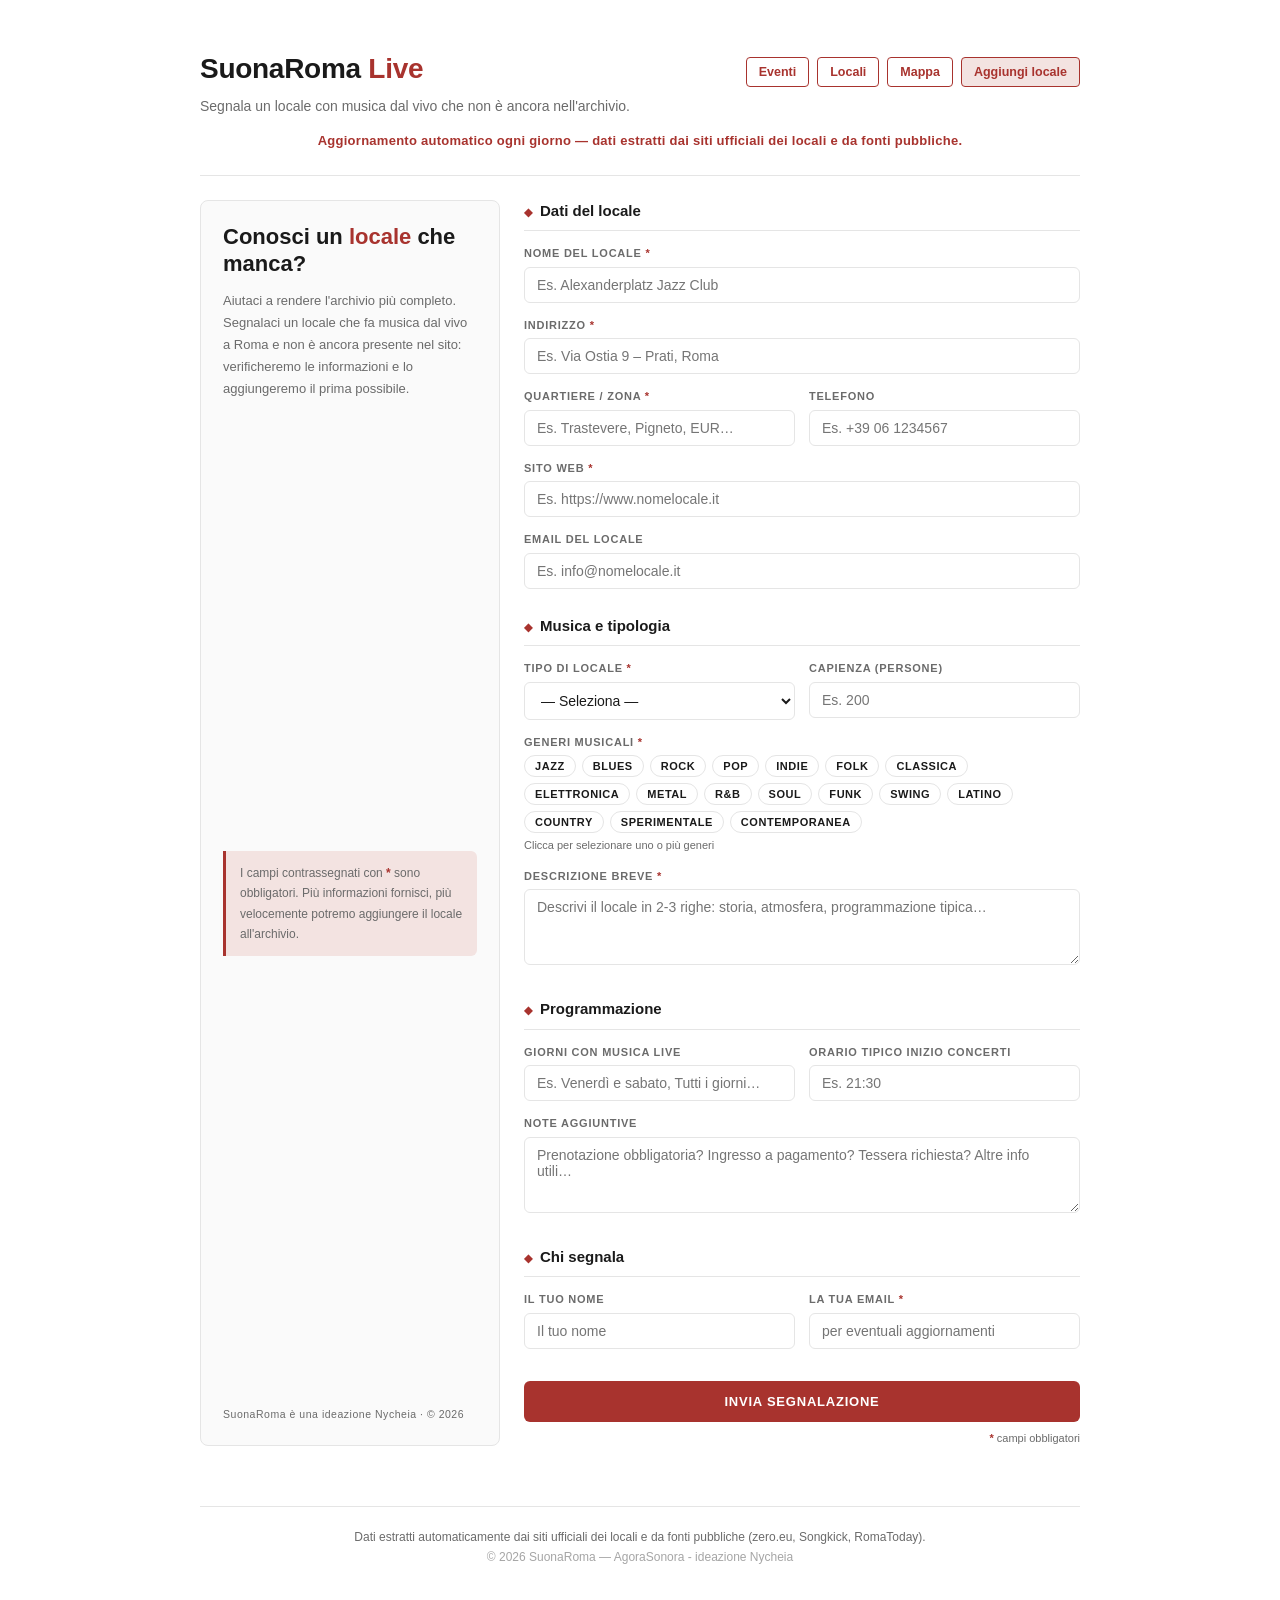
<file: aggiungi-locale.html>
<!doctype html>
<html lang="it">
<head>
<meta charset="utf-8">
<meta name="viewport" content="width=device-width, initial-scale=1">
<title>SuonaRoma Live — Aggiungi un locale</title>
<meta name="description" content="Segnala un locale con musica dal vivo a Roma che non è ancora nell'archivio di SuonaRoma.">
<link rel="icon" href="data:image/svg+xml,%3Csvg xmlns='http://www.w3.org/2000/svg' viewBox='0 0 32 32'%3E%3Crect width='32' height='32' rx='7' fill='%23A8332E'/%3E%3Ctext x='16' y='23' font-size='19' text-anchor='middle' fill='%23fff' font-family='Arial,sans-serif'%3E%E2%99%AA%3C/text%3E%3C/svg%3E">
<style>
  :root { --red: #A8332E; --red-light: #F3E3E1; --text: #1a1a1a; --muted: #6b6b6b; --border: #e5e5e5; --bg: #ffffff; }
  * { box-sizing: border-box; } html, body { margin: 0; padding: 0; }
  body { background: var(--bg); color: var(--text);
    font-family: -apple-system, BlinkMacSystemFont, "Segoe UI", Roboto, "Helvetica Neue", Arial, sans-serif;
    font-size: 16px; line-height: 1.5; -webkit-font-smoothing: antialiased; }
  .wrap { max-width: 920px; margin: 0 auto; padding: 0 20px 80px; }
  /* avviso aggiornamento — testo rosso, niente sfondo rosso (p1 v19) */
  .construction-banner { background: none; color: var(--red); text-align: center; padding: 0;
    font-size: 13px; font-weight: 600; letter-spacing: 0.02em; margin: 14px 0 0; }
  .wrap-inner { padding: 24px 0 0; }
  header { padding: 24px 0 24px; border-bottom: 1px solid var(--border); }
  .head-row { display: flex; align-items: center; justify-content: space-between; gap: 12px; flex-wrap: wrap; }
  .head-nav { display: flex; gap: 8px; flex-wrap: wrap; }
  .head-btn { display: inline-block; background: #fff; color: var(--red); border: 1px solid var(--red);
    border-radius: 4px; padding: 5px 12px; font-size: 12.5px; font-weight: 600; text-decoration: none; white-space: nowrap; }
  .head-btn:hover { background: var(--red); color: #fff; }
  .head-btn--full { background: var(--red); color: #fff; }
  .head-btn--full:hover { background: #8a2823; border-color: #8a2823; }
  .head-btn.current { background: var(--red-light); border-color: var(--red); color: var(--red); }
  h1 { font-size: 28px; font-weight: 700; letter-spacing: -0.01em; margin: 0 0 6px; }
  h1 span { color: var(--red); }
  .subtitle { color: var(--muted); font-size: 14px; }
  .aggiungi-wrap { display: grid; grid-template-columns: 300px 1fr; gap: 24px; margin-top: 24px; }
  .aggiungi-left { padding: 22px; border: 1px solid var(--border); border-radius: 8px; background: #fafafa;
    display: flex; flex-direction: column; justify-content: space-between; gap: 20px; }
  .aggiungi-title { font-size: 22px; font-weight: 700; line-height: 1.25; margin: 0 0 12px; }
  .aggiungi-title em { color: var(--red); font-style: normal; }
  .aggiungi-desc { font-size: 13px; color: var(--muted); line-height: 1.7; margin: 0; }
  .aggiungi-note { padding: 12px 14px; border-left: 3px solid var(--red); background: var(--red-light);
    font-size: 12px; color: var(--muted); line-height: 1.7; border-radius: 0 6px 6px 0; }
  .aggiungi-note span { color: var(--red); font-weight: 700; }
  .aggiungi-bottom { font-size: 10.5px; color: var(--muted); letter-spacing: 0.05em; }
  .form-section { margin-bottom: 26px; }
  .form-section-title { font-size: 15px; font-weight: 700; margin-bottom: 14px; padding-bottom: 8px;
    border-bottom: 1px solid var(--border); display: flex; align-items: baseline; gap: 8px; }
  .form-section-title::before { content: "◆"; color: var(--red); font-size: 11px; }
  .form-grid { display: grid; grid-template-columns: 1fr 1fr; gap: 14px; }
  .form-full { grid-column: 1 / -1; }
  .form-group label { font-size: 11px; text-transform: uppercase; letter-spacing: 0.07em; color: var(--muted);
    display: block; margin-bottom: 5px; font-weight: 600; }
  .form-group label span { color: var(--red); }
  .form-group input, .form-group select, .form-group textarea {
    width: 100%; padding: 9px 12px; background: #fff; border: 1px solid var(--border); border-radius: 6px;
    font-family: inherit; font-size: 14px; color: var(--text); outline: none; resize: vertical; }
  .form-group input:focus, .form-group select:focus, .form-group textarea:focus { border-color: var(--red); }
  .form-group textarea { min-height: 76px; }
  .form-group .hint { font-size: 11px; color: var(--muted); margin-top: 4px; }
  .generi-select { display: flex; flex-wrap: wrap; gap: 6px; margin-top: 2px; }
  .genere-chip { font-size: 11px; letter-spacing: 0.05em; text-transform: uppercase; font-weight: 600;
    padding: 4px 10px; border: 1px solid var(--border); border-radius: 999px; cursor: pointer;
    background: #fff; color: var(--text); user-select: none; font-family: inherit; }
  .genere-chip:hover { border-color: var(--red); color: var(--red); }
  .genere-chip.sel { background: var(--red); color: #fff; border-color: var(--red); }
  .btn-invia { width: 100%; padding: 13px; background: var(--red); color: #fff; border: none; border-radius: 6px;
    font-family: inherit; font-size: 13px; letter-spacing: 0.06em; text-transform: uppercase; font-weight: 700;
    cursor: pointer; transition: background 0.15s; margin-top: 6px; }
  .btn-invia:hover { background: #8a2823; }
  .form-required-note { font-size: 11px; color: var(--muted); margin-top: 8px; text-align: right; }
  .form-required-note span { color: var(--red); font-weight: 700; }
  .riepilogo { display: none; margin-top: 22px; padding: 18px; border: 1px solid var(--red);
    border-radius: 8px; background: #fffdfc; }
  .riepilogo.show { display: block; }
  .riepilogo h3 { margin: 0 0 8px; font-size: 15px; }
  .riepilogo p { font-size: 12.5px; color: var(--muted); margin: 0 0 12px; line-height: 1.6; }
  .riepilogo-testo { font-family: "SFMono-Regular", Consolas, "Liberation Mono", monospace; font-size: 11.5px;
    white-space: pre-wrap; background: #fafafa; border: 1px solid var(--border); border-radius: 6px;
    padding: 12px; max-height: 220px; overflow: auto; color: var(--text); line-height: 1.55; }
  .riepilogo-actions { display: flex; flex-wrap: wrap; gap: 8px; margin-top: 12px; }
  .riepilogo-actions a, .riepilogo-actions button { display: inline-block; font-size: 12px; font-weight: 600;
    text-decoration: none; padding: 7px 14px; border-radius: 4px; border: 1px solid var(--red);
    color: var(--red); background: #fff; cursor: pointer; font-family: inherit; }
  .riepilogo-actions a.solid { background: var(--red); color: #fff; }
  .riepilogo-actions a.solid:hover { background: #8a2823; }
  .riepilogo-actions button:hover, .riepilogo-actions a:hover { background: var(--red-light); }
  .toast { position: fixed; left: 50%; bottom: 28px; transform: translateX(-50%) translateY(8px);
    background: var(--text); color: #fff; padding: 10px 18px; border-radius: 6px; font-size: 13px;
    opacity: 0; pointer-events: none; transition: opacity 0.2s, transform 0.2s; z-index: 60; }
  .toast.show { opacity: 1; transform: translateX(-50%) translateY(0); }
  footer { margin-top: 60px; padding-top: 20px; border-top: 1px solid var(--border);
    color: var(--muted); font-size: 12px; text-align: center; line-height: 1.7; }
  @media (max-width: 780px) {
    .aggiungi-wrap { grid-template-columns: 1fr; }
    .form-grid { grid-template-columns: 1fr; }
    h1 { font-size: 24px; }
  }
</style>
</head>
<body>
<div class="wrap">
  <div class="wrap-inner">
  <header>
    <div class="head-row">
      <h1>SuonaRoma <span>Live</span></h1>
      <nav class="head-nav" aria-label="Altre sezioni del sito">
        <a class="head-btn" href="index.html">Eventi</a>
        <a class="head-btn" href="locali.html">Locali</a>
        <a class="head-btn" href="mappa.html">Mappa</a>
        <a class="head-btn head-btn--full current" href="aggiungi-locale.html">Aggiungi locale</a>
      </nav>
    </div>
    <div class="subtitle">Segnala un locale con musica dal vivo che non è ancora nell'archivio.</div>
    <div class="construction-banner">Aggiornamento automatico ogni giorno — dati estratti dai siti ufficiali dei locali e da fonti pubbliche.</div>
  </header>
  </div>

  <div class="aggiungi-wrap">
    <!-- colonna intro -->
    <div class="aggiungi-left">
      <div>
        <div class="aggiungi-title">Conosci un <em>locale</em> che manca?</div>
        <p class="aggiungi-desc">Aiutaci a rendere l'archivio più completo. Segnalaci un locale che fa
        musica dal vivo a Roma e non è ancora presente nel sito: verificheremo le informazioni e lo
        aggiungeremo il prima possibile.</p>
      </div>
      <div class="aggiungi-note">I campi contrassegnati con <span>*</span> sono obbligatori. Più
      informazioni fornisci, più velocemente potremo aggiungere il locale all'archivio.</div>
      <div class="aggiungi-bottom">SuonaRoma è una ideazione Nycheia · © 2026</div>
    </div>

    <!-- colonna form (struttura recuperata da aggiungi-locale.html del progetto originario v13) -->
    <div>
      <div class="form-section">
        <div class="form-section-title">Dati del locale</div>
        <div class="form-grid">
          <div class="form-group form-full">
            <label>Nome del locale <span>*</span></label>
            <input type="text" id="f-nome" placeholder="Es. Alexanderplatz Jazz Club">
          </div>
          <div class="form-group form-full">
            <label>Indirizzo <span>*</span></label>
            <input type="text" id="f-indirizzo" placeholder="Es. Via Ostia 9 – Prati, Roma">
          </div>
          <div class="form-group">
            <label>Quartiere / Zona <span>*</span></label>
            <input type="text" id="f-zona" placeholder="Es. Trastevere, Pigneto, EUR…">
          </div>
          <div class="form-group">
            <label>Telefono</label>
            <input type="tel" id="f-telefono" placeholder="Es. +39 06 1234567">
          </div>
          <div class="form-group form-full">
            <label>Sito web <span>*</span></label>
            <input type="url" id="f-website" placeholder="Es. https://www.nomelocale.it">
          </div>
          <div class="form-group form-full">
            <label>Email del locale</label>
            <input type="email" id="f-email" placeholder="Es. info@nomelocale.it">
          </div>
        </div>
      </div>

      <div class="form-section">
        <div class="form-section-title">Musica e tipologia</div>
        <div class="form-grid">
          <div class="form-group">
            <label>Tipo di locale <span>*</span></label>
            <select id="f-tipo">
              <option value="">— Seleziona —</option>
              <option>Live Club</option>
              <option>Jazz Club</option>
              <option>Pub / Live Club</option>
              <option>Auditorium</option>
              <option>Arena / Grande Venue</option>
              <option>Cocktail Lounge</option>
              <option>Club su Barca</option>
              <option>Spazio Polivalente</option>
              <option>Circolo Arci</option>
              <option>Ristorante / Live</option>
              <option>Bar / Live Club</option>
              <option>Teatro</option>
              <option>Altro</option>
            </select>
          </div>
          <div class="form-group">
            <label>Capienza (persone)</label>
            <input type="number" id="f-capienza" placeholder="Es. 200" min="0">
          </div>
          <div class="form-group form-full">
            <label>Generi musicali <span>*</span></label>
            <div class="generi-select" id="generi-chips"></div>
            <div class="hint">Clicca per selezionare uno o più generi</div>
          </div>
          <div class="form-group form-full">
            <label>Descrizione breve <span>*</span></label>
            <textarea id="f-descrizione" placeholder="Descrivi il locale in 2-3 righe: storia, atmosfera, programmazione tipica…"></textarea>
          </div>
        </div>
      </div>

      <div class="form-section">
        <div class="form-section-title">Programmazione</div>
        <div class="form-grid">
          <div class="form-group">
            <label>Giorni con musica live</label>
            <input type="text" id="f-giorni" placeholder="Es. Venerdì e sabato, Tutti i giorni…">
          </div>
          <div class="form-group">
            <label>Orario tipico inizio concerti</label>
            <input type="text" id="f-orario" placeholder="Es. 21:30">
          </div>
          <div class="form-group form-full">
            <label>Note aggiuntive</label>
            <textarea id="f-note" placeholder="Prenotazione obbligatoria? Ingresso a pagamento? Tessera richiesta? Altre info utili…"></textarea>
          </div>
        </div>
      </div>

      <div class="form-section">
        <div class="form-section-title">Chi segnala</div>
        <div class="form-grid">
          <div class="form-group">
            <label>Il tuo nome</label>
            <input type="text" id="f-mittente-nome" placeholder="Il tuo nome">
          </div>
          <div class="form-group">
            <label>La tua email <span>*</span></label>
            <input type="email" id="f-mittente-email" placeholder="per eventuali aggiornamenti">
          </div>
        </div>
      </div>

      <button type="button" class="btn-invia" id="btn-invia">Invia segnalazione</button>
      <div class="form-required-note"><span>*</span> campi obbligatori</div>

      <!-- riepilogo generato: si apre dopo l'invio, con mailto e copia del messaggio -->
      <div class="riepilogo" id="riepilogo">
        <h3>La tua segnalazione è pronta</h3>
        <p id="riepilogo-intro">Premi <b>Apri il client di posta</b>: si apre il tuo programma di email
        con il messaggio già scritto, indirizzato a <b>nycheia@proton.me</b> — non resta che premere
        invia. In alternativa copia il messaggio e incollalo dove preferisci.</p>
        <div class="riepilogo-testo" id="riepilogo-testo"></div>
        <div class="riepilogo-actions">
          <a id="link-mailto" class="solid" href="#">Apri il client di posta</a>
          <button type="button" id="btn-copia">Copia messaggio</button>
        </div>
      </div>
    </div>
  </div>

  <footer>
    Dati estratti automaticamente dai siti ufficiali dei locali e da fonti pubbliche (zero.eu, Songkick, RomaToday).<br>
    <span style="opacity:0.6">© 2026 SuonaRoma — AgoraSonora - ideazione Nycheia</span>
  </footer>
</div>
<script>
'use strict';
/* SuonaRoma Live v22 · pagina Aggiungi locale — comportamento recuperato dal progetto
   originario v13: la segnalazione parte con il client di posta a nycheia@proton.me.
   i1 v21: ora sono obbligatori anche Quartiere/Zona, Sito web, Descrizione breve
   e l'email di chi segnala.
   v22: mappa di nuovo collegata (fornitore tile Esri, vedi mappa.html). */

const GENERI = ['Jazz','Blues','Rock','Pop','Indie','Folk','Classica','Elettronica','Metal','R&B','Soul','Funk','Swing','Latino','Country','Sperimentale','Contemporanea'];
const selGeneri = new Set();
const EMAIL_DEST = 'nycheia@proton.me';

function esc(s) {
  return String(s == null ? '' : s)
    .replace(/&/g, '&amp;').replace(/</g, '&lt;').replace(/>/g, '&gt;')
    .replace(/"/g, '&quot;').replace(/'/g, '&#39;');
}

const chipsBox = document.getElementById('generi-chips');
function buildChips() {
  chipsBox.innerHTML = GENERI.map(g =>
    '<button type="button" class="genere-chip' + (selGeneri.has(g) ? ' sel' : '') + '" data-genere="' + esc(g) + '">' + esc(g) + '</button>'
  ).join('');
}
chipsBox.addEventListener('click', ev => {
  const b = ev.target.closest('.genere-chip');
  if (!b) return;
  const g = b.dataset.genere;
  selGeneri.has(g) ? selGeneri.delete(g) : selGeneri.add(g);
  buildChips();
});
buildChips();

let toastTimer = null;
function mostraToast(msg) {
  let t = document.getElementById('toast');
  if (!t) { t = document.createElement('div'); t.id = 'toast'; t.className = 'toast'; document.body.appendChild(t); }
  t.textContent = msg;
  t.classList.add('show');
  clearTimeout(toastTimer);
  toastTimer = setTimeout(() => t.classList.remove('show'), 2600);
}

async function copiaTesto(txt) {
  try {
    if (navigator.clipboard && window.isSecureContext) { await navigator.clipboard.writeText(txt); return true; }
  } catch (err) { /* si prosegue con il metodo classico */ }
  try {
    const ta = document.createElement('textarea');
    ta.value = txt; ta.setAttribute('readonly', '');
    ta.style.cssText = 'position:fixed;top:0;left:0;opacity:0;';
    document.body.appendChild(ta);
    ta.select(); ta.setSelectionRange(0, txt.length);
    const ok = document.execCommand('copy');
    document.body.removeChild(ta);
    return ok;
  } catch (err) { return false; }
}

const val = id => (document.getElementById(id).value || '').trim();
const riga = (etichetta, valore) => valore ? etichetta + ': ' + valore : '';

function costruisciMessaggio() {
  const nome = val('f-nome'), indirizzo = val('f-indirizzo'), tipo = val('f-tipo');
  const zona = val('f-zona'), website = val('f-website'), descrizione = val('f-descrizione');
  const mittEmail = val('f-mittente-email');
  if (!nome || !indirizzo || !zona || !website || !tipo || !descrizione || !mittEmail || selGeneri.size === 0) return null;
  const capienza = val('f-capienza');
  const mittNome = val('f-mittente-nome');
  return 'SEGNALAZIONE NUOVO LOCALE – SuonaRoma\n' +
    '══════════════════════════════════════\n\n' +
    'DATI PRINCIPALI\n───────────────\n' +
    ['Nome', 'Indirizzo', 'Quartiere/Zona', 'Telefono', 'Sito web', 'Email locale']
      .map((k, i) => riga(k, [nome, indirizzo, val('f-zona'), val('f-telefono'), val('f-website'), val('f-email')][i]))
      .filter(Boolean).join('\n') + '\n\n' +
    'MUSICA E TIPOLOGIA\n──────────────────\n' +
    ['Tipo', 'Capienza', 'Generi'].map((k, i) => riga(k, [tipo, capienza ? capienza + ' persone' : '', [...selGeneri].join(', ')][i]))
      .filter(Boolean).join('\n') +
    (val('f-descrizione') ? '\n\nDescrizione:\n' + val('f-descrizione') : '') + '\n\n' +
    'PROGRAMMAZIONE\n──────────────\n' +
    ['Giorni live', 'Orario tipico'].map((k, i) => riga(k, [val('f-giorni'), val('f-orario')][i]))
      .filter(Boolean).join('\n') +
    (val('f-note') ? '\n\nNote:\n' + val('f-note') : '') + '\n\n' +
    'CHI SEGNALA\n───────────\n' +
    ['Nome', 'Email'].map((k, i) => riga(k, [mittNome, mittEmail][i])).filter(Boolean).join('\n') + '\n\n' +
    '──────────────────────────────────────\n' +
    'Inviato da SuonaRoma · ' + new Date().toLocaleDateString('it-IT');
}

let ultimoMessaggio = '';
document.getElementById('btn-invia').addEventListener('click', () => {
  const msg = costruisciMessaggio();
  ultimoMessaggio = msg || ultimoMessaggio;
  if (!msg) {
    mostraToast('Compila i campi obbligatori: nome, indirizzo, quartiere/zona, sito web, tipo di locale, descrizione breve, almeno un genere e la tua email.');
    return;
  }
  const nome = val('f-nome');
  const mailto = 'mailto:' + EMAIL_DEST +
    '?subject=' + encodeURIComponent('Aggiungi locale: ' + nome) +
    '&body=' + encodeURIComponent(msg);
  const r = document.getElementById('riepilogo');
  document.getElementById('link-mailto').href = mailto;
  document.getElementById('riepilogo-testo').textContent = msg;
  r.classList.add('show');
  r.scrollIntoView({ behavior: 'smooth', block: 'nearest' });
});

document.getElementById('btn-copia').addEventListener('click', async () => {
  const ok = await copiaTesto(ultimoMessaggio);
  mostraToast(ok ? 'Messaggio copiato: incollalo in una email a ' + EMAIL_DEST
                 : 'Copia non disponibile su questo dispositivo');
});
</script>
</body>
</html>
</file>
